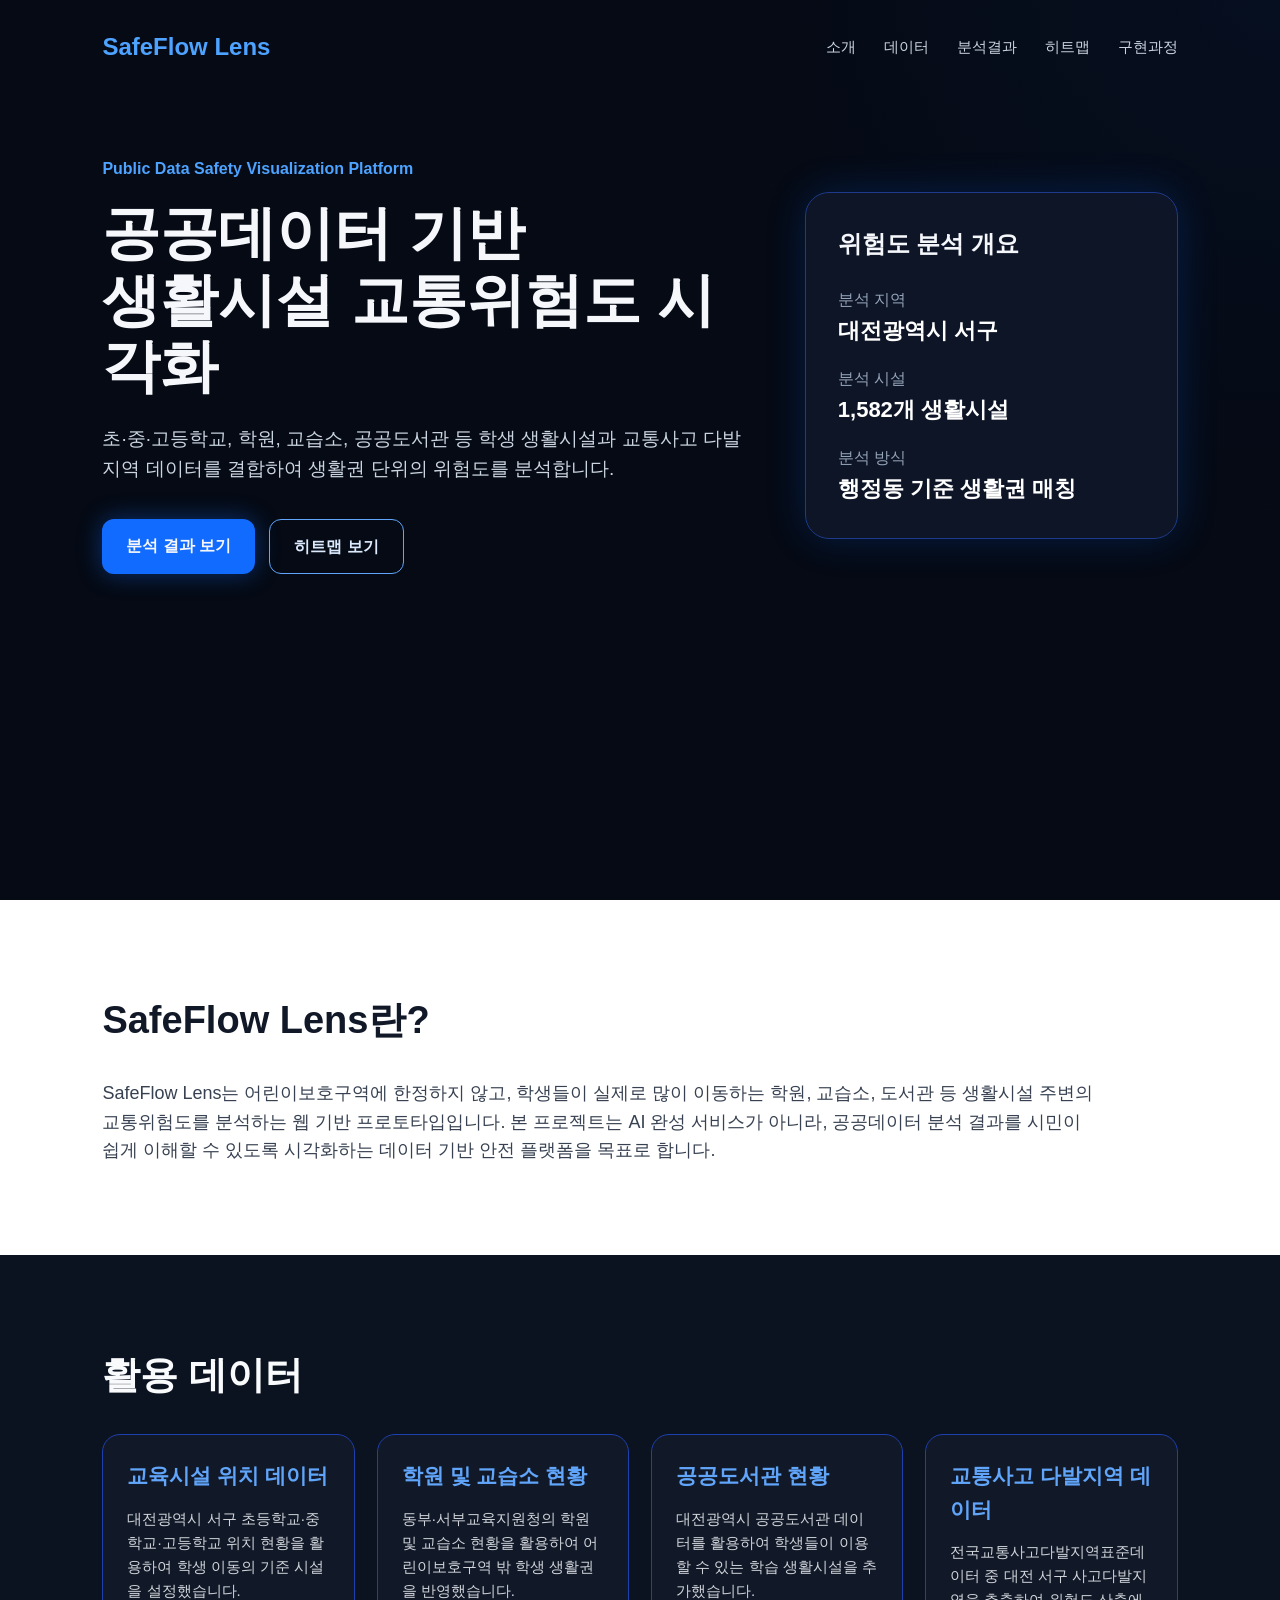
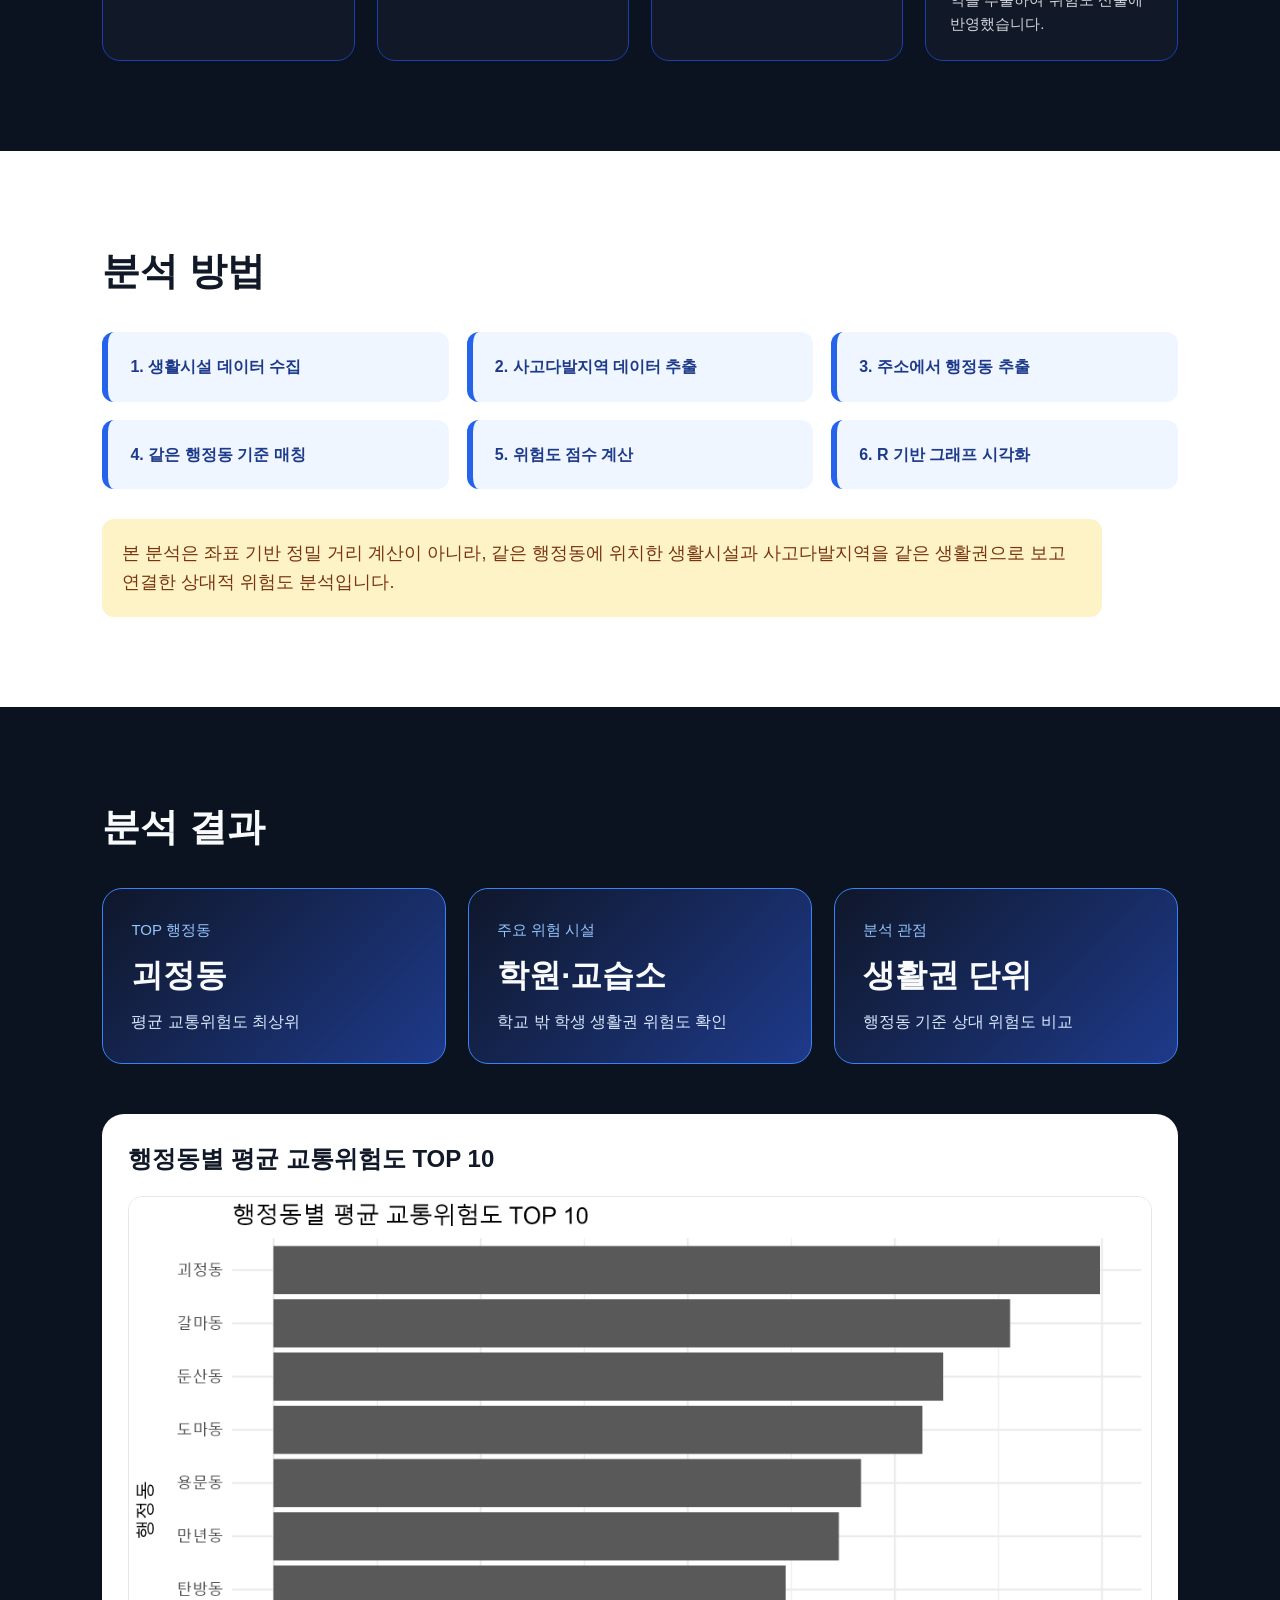
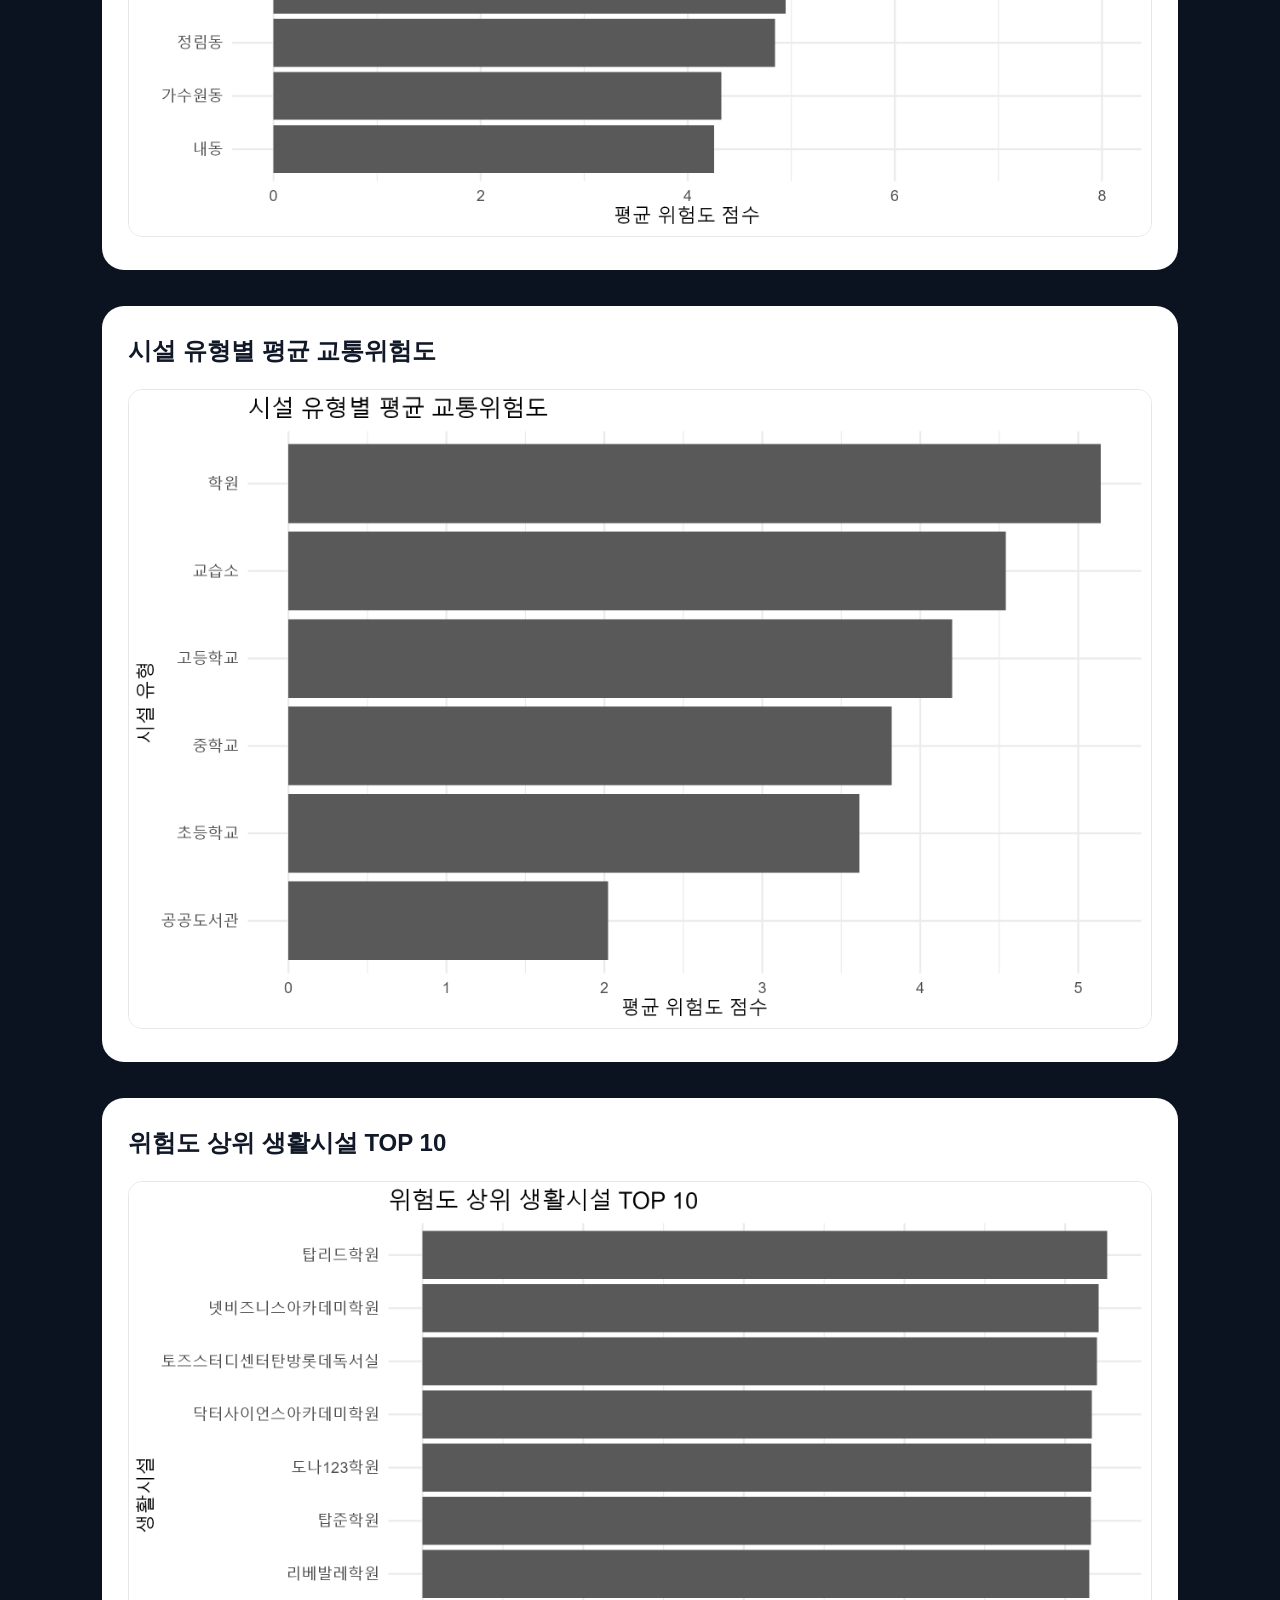
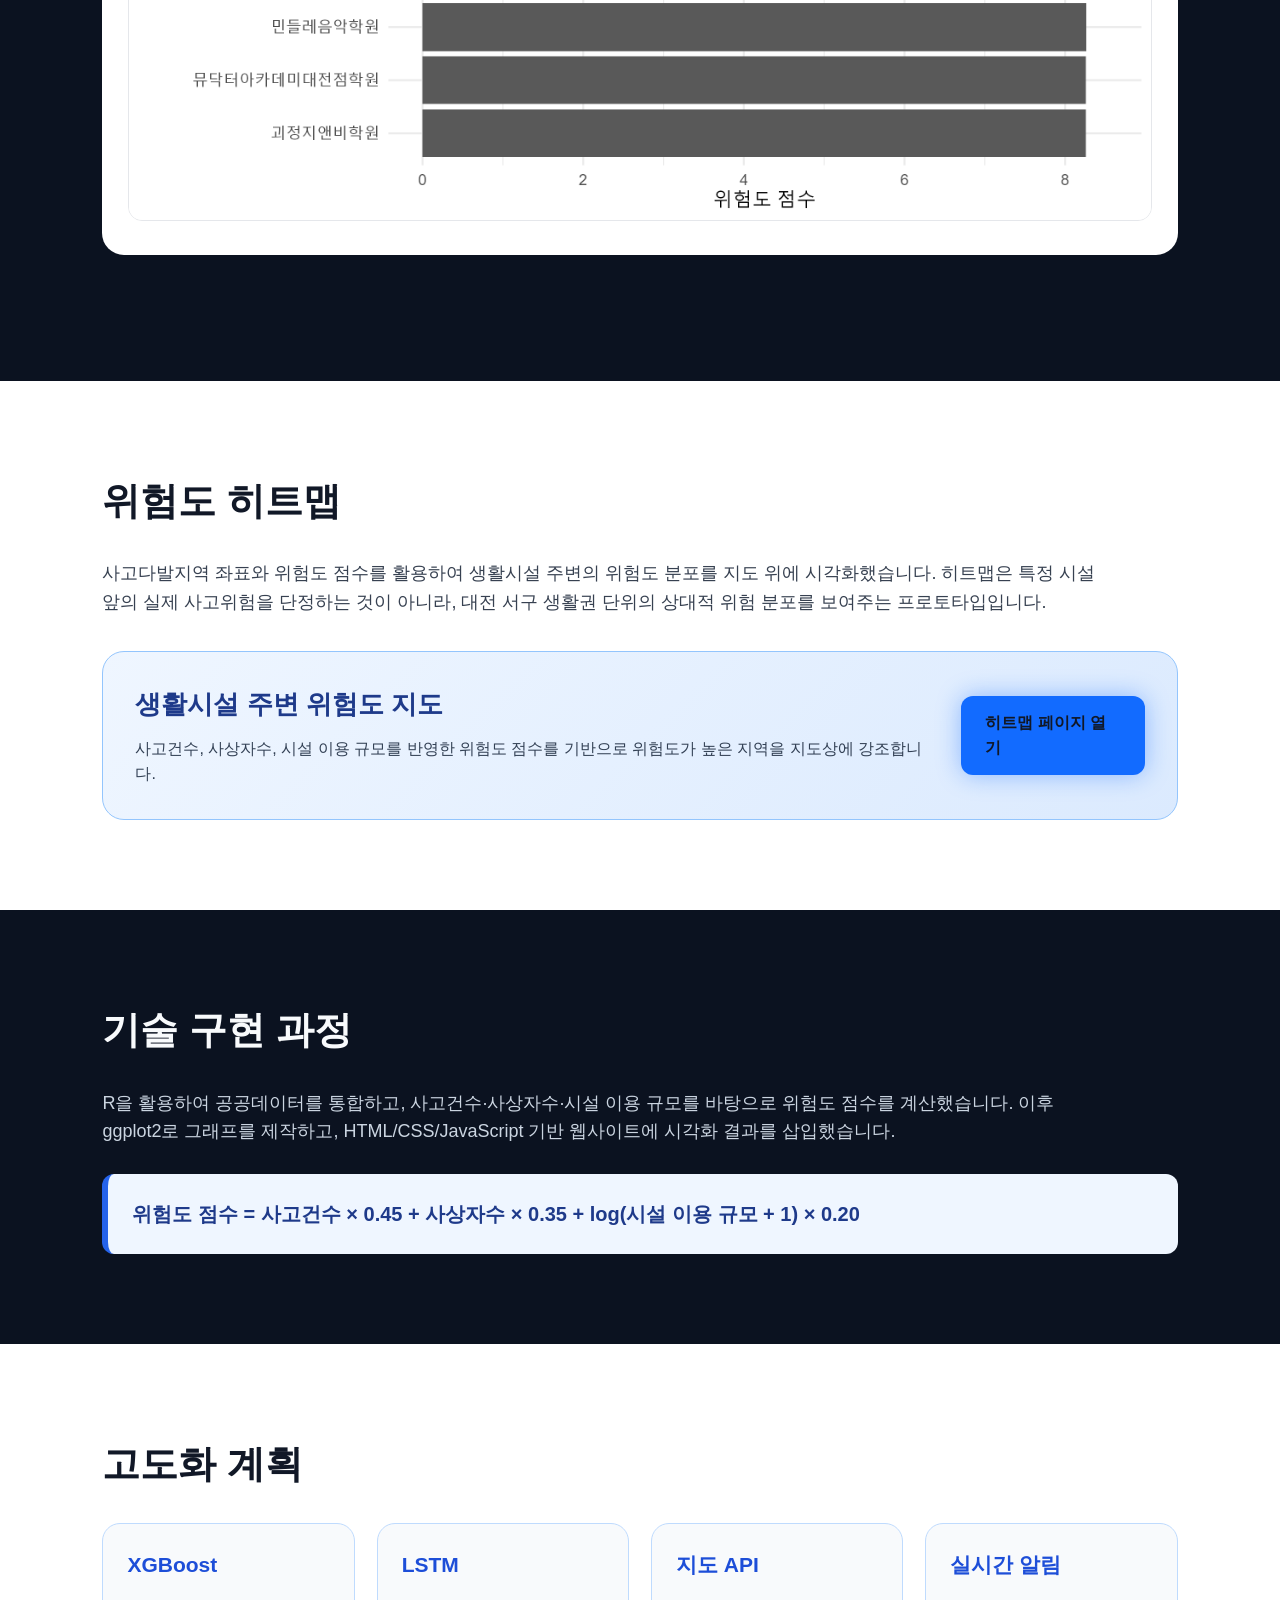
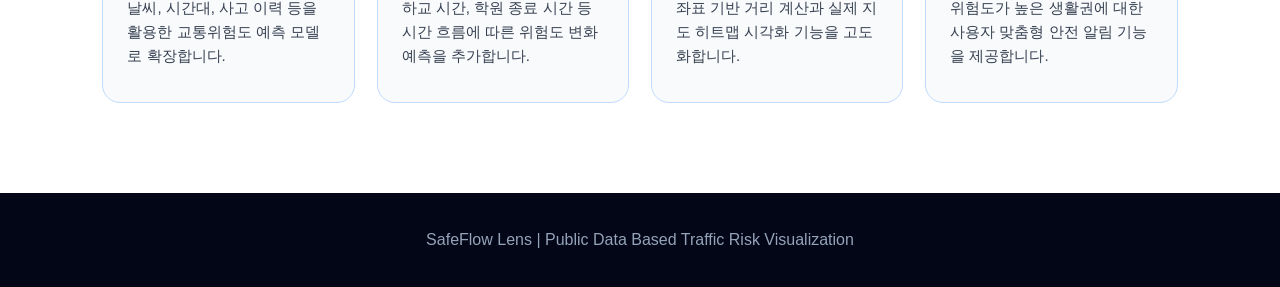
<file: SafeFlow Lens/index.html>
<!DOCTYPE html>
<html lang="ko">
<head>
  <meta charset="UTF-8" />
  <meta name="viewport" content="width=device-width, initial-scale=1.0" />
  <title>SafeFlow Lens</title>
  <link rel="stylesheet" href="style.css" />
</head>

<body>
  <header class="hero">
    <nav class="navbar">
      <div class="logo">SafeFlow Lens</div>

      <div class="nav-links">
        <a href="#about">소개</a>
        <a href="#data">데이터</a>
        <a href="#result">분석결과</a>
        <a href="heatmap.html">히트맵</a>
        <a href="#tech">구현과정</a>
      </div>
    </nav>

    <section class="hero-content">
      <div>
        <p class="tag">Public Data Safety Visualization Platform</p>
        <h1>공공데이터 기반<br />생활시설 교통위험도 시각화</h1>
        <p class="desc">
          초·중·고등학교, 학원, 교습소, 공공도서관 등 학생 생활시설과
          교통사고 다발지역 데이터를 결합하여 생활권 단위의 위험도를 분석합니다.
        </p>
        <div class="hero-buttons">
          <a href="#result" class="btn">분석 결과 보기</a>
          <a href="heatmap.html" class="btn secondary">히트맵 보기</a>
        </div>
      </div>

      <div class="hero-card">
        <h3>위험도 분석 개요</h3>

        <p>분석 지역</p>
        <strong>대전광역시 서구</strong>

        <p>분석 시설</p>
        <strong>1,582개 생활시설</strong>

        <p>분석 방식</p>
        <strong>행정동 기준 생활권 매칭</strong>
      </div>
    </section>
  </header>

  <main>
    <section id="about" class="section">
      <h2>SafeFlow Lens란?</h2>
      <p>
        SafeFlow Lens는 어린이보호구역에 한정하지 않고, 학생들이 실제로 많이 이동하는
        학원, 교습소, 도서관 등 생활시설 주변의 교통위험도를 분석하는 웹 기반 프로토타입입니다.
        본 프로젝트는 AI 완성 서비스가 아니라, 공공데이터 분석 결과를 시민이 쉽게 이해할 수 있도록
        시각화하는 데이터 기반 안전 플랫폼을 목표로 합니다.
      </p>
    </section>

    <section id="data" class="section dark">
      <h2>활용 데이터</h2>

      <div class="grid">
        <div class="card">
          <h3>교육시설 위치 데이터</h3>
          <p>
            대전광역시 서구 초등학교·중학교·고등학교 위치 현황을 활용하여
            학생 이동의 기준 시설을 설정했습니다.
          </p>
        </div>

        <div class="card">
          <h3>학원 및 교습소 현황</h3>
          <p>
            동부·서부교육지원청의 학원 및 교습소 현황을 활용하여
            어린이보호구역 밖 학생 생활권을 반영했습니다.
          </p>
        </div>

        <div class="card">
          <h3>공공도서관 현황</h3>
          <p>
            대전광역시 공공도서관 데이터를 활용하여 학생들이 이용할 수 있는
            학습 생활시설을 추가했습니다.
          </p>
        </div>

        <div class="card">
          <h3>교통사고 다발지역 데이터</h3>
          <p>
            전국교통사고다발지역표준데이터 중 대전 서구 사고다발지역을 추출하여
            위험도 산출에 반영했습니다.
          </p>
        </div>
      </div>
    </section>

    <section id="method" class="section">
      <h2>분석 방법</h2>

      <div class="process">
        <div>1. 생활시설 데이터 수집</div>
        <div>2. 사고다발지역 데이터 추출</div>
        <div>3. 주소에서 행정동 추출</div>
        <div>4. 같은 행정동 기준 매칭</div>
        <div>5. 위험도 점수 계산</div>
        <div>6. R 기반 그래프 시각화</div>
      </div>

      <p class="note">
        본 분석은 좌표 기반 정밀 거리 계산이 아니라, 같은 행정동에 위치한 생활시설과
        사고다발지역을 같은 생활권으로 보고 연결한 상대적 위험도 분석입니다.
      </p>
    </section>

    <section id="result" class="section dark">
      <h2>분석 결과</h2>

      <div class="result-summary">
        <div class="summary-box">
          <span>TOP 행정동</span>
          <strong>괴정동</strong>
          <p>평균 교통위험도 최상위</p>
        </div>

        <div class="summary-box">
          <span>주요 위험 시설</span>
          <strong>학원·교습소</strong>
          <p>학교 밖 학생 생활권 위험도 확인</p>
        </div>

        <div class="summary-box">
          <span>분석 관점</span>
          <strong>생활권 단위</strong>
          <p>행정동 기준 상대 위험도 비교</p>
        </div>
      </div>

      <div class="graph-box">
        <h3>행정동별 평균 교통위험도 TOP 10</h3>
        <img src="img/graph_dong_risk_top10.png" alt="행정동별 평균 교통위험도 TOP 10" />
      </div>

      <div class="graph-box">
        <h3>시설 유형별 평균 교통위험도</h3>
        <img src="img/graph_facility_type_risk.png" alt="시설 유형별 평균 교통위험도" />
      </div>

      <div class="graph-box">
        <h3>위험도 상위 생활시설 TOP 10</h3>
        <img src="img/graph_top10_facility.png" alt="위험도 상위 생활시설 TOP 10" />
      </div>
    </section>

    <section id="heatmap-preview" class="section">
      <h2>위험도 히트맵</h2>
      <p>
        사고다발지역 좌표와 위험도 점수를 활용하여 생활시설 주변의 위험도 분포를
        지도 위에 시각화했습니다. 히트맵은 특정 시설 앞의 실제 사고위험을 단정하는 것이 아니라,
        대전 서구 생활권 단위의 상대적 위험 분포를 보여주는 프로토타입입니다.
      </p>

      <div class="heatmap-preview-box">
        <div>
          <h3>생활시설 주변 위험도 지도</h3>
          <p>
            사고건수, 사상자수, 시설 이용 규모를 반영한 위험도 점수를 기반으로
            위험도가 높은 지역을 지도상에 강조합니다.
          </p>
        </div>
        <a href="heatmap.html" class="btn">히트맵 페이지 열기</a>
      </div>
    </section>

    <section id="tech" class="section dark">
      <h2>기술 구현 과정</h2>
      <p>
        R을 활용하여 공공데이터를 통합하고, 사고건수·사상자수·시설 이용 규모를 바탕으로
        위험도 점수를 계산했습니다. 이후 ggplot2로 그래프를 제작하고,
        HTML/CSS/JavaScript 기반 웹사이트에 시각화 결과를 삽입했습니다.
      </p>

      <div class="formula">
        위험도 점수 = 사고건수 × 0.45 + 사상자수 × 0.35 + log(시설 이용 규모 + 1) × 0.20
      </div>
    </section>

    <section class="section">
      <h2>고도화 계획</h2>

      <div class="grid light-grid">
        <div class="card light-card">
          <h3>XGBoost</h3>
          <p>
            날씨, 시간대, 사고 이력 등을 활용한 교통위험도 예측 모델로 확장합니다.
          </p>
        </div>

        <div class="card light-card">
          <h3>LSTM</h3>
          <p>
            하교 시간, 학원 종료 시간 등 시간 흐름에 따른 위험도 변화 예측을 추가합니다.
          </p>
        </div>

        <div class="card light-card">
          <h3>지도 API</h3>
          <p>
            좌표 기반 거리 계산과 실제 지도 히트맵 시각화 기능을 고도화합니다.
          </p>
        </div>

        <div class="card light-card">
          <h3>실시간 알림</h3>
          <p>
            위험도가 높은 생활권에 대한 사용자 맞춤형 안전 알림 기능을 제공합니다.
          </p>
        </div>
      </div>
    </section>
  </main>

  <footer>
    <p>SafeFlow Lens | Public Data Based Traffic Risk Visualization</p>
  </footer>

  <script src="script.js"></script>
</body>
</html>
</file>
<file: SafeFlow Lens/style.css>
* {
  margin: 0;
  padding: 0;
  box-sizing: border-box;
}

body {
  font-family: "Pretendard", "Noto Sans KR", Arial, sans-serif;
  background: #070b14;
  color: #f5f7fb;
  line-height: 1.6;
}

a {
  color: inherit;
  text-decoration: none;
}

.hero {
  min-height: 100vh;
  background:
    linear-gradient(rgba(5, 10, 20, 0.85), rgba(5, 10, 20, 0.95)),
    radial-gradient(circle at top right, #0b62ff55, transparent 35%);
  padding: 28px 8%;
}

.navbar {
  display: flex;
  justify-content: space-between;
  align-items: center;
  margin-bottom: 90px;
}

.logo {
  font-size: 24px;
  font-weight: 800;
  color: #4da3ff;
}

.nav-links {
  display: flex;
  gap: 28px;
  font-size: 15px;
  color: #cbd5e1;
}

.nav-links a:hover {
  color: #4da3ff;
}

.hero-content {
  display: grid;
  grid-template-columns: 1.4fr 0.8fr;
  gap: 50px;
  align-items: center;
}

.tag {
  color: #4da3ff;
  font-weight: 700;
  margin-bottom: 18px;
}

h1 {
  font-size: 58px;
  line-height: 1.15;
  margin-bottom: 24px;
}

.desc {
  font-size: 19px;
  color: #cbd5e1;
  max-width: 760px;
  margin-bottom: 34px;
}

.btn {
  display: inline-block;
  background: #126bff;
  padding: 14px 24px;
  border-radius: 12px;
  font-weight: 700;
  box-shadow: 0 0 25px #126bff66;
}

.hero-card {
  background: rgba(15, 23, 42, 0.9);
  border: 1px solid #1e3a8a;
  border-radius: 24px;
  padding: 32px;
  box-shadow: 0 0 40px #0b62ff33;
}

.hero-card h3 {
  font-size: 24px;
  margin-bottom: 24px;
}

.hero-card p {
  color: #94a3b8;
  margin-top: 18px;
}

.hero-card strong {
  display: block;
  font-size: 22px;
  color: #ffffff;
}

.section {
  padding: 90px 8%;
  background: #ffffff;
  color: #111827;
}

.section.dark {
  background: #0b1220;
  color: #f8fafc;
}

.section h2 {
  font-size: 38px;
  margin-bottom: 28px;
}

.section > p {
  font-size: 18px;
  max-width: 1000px;
  color: #374151;
}

.section.dark > p {
  color: #cbd5e1;
}

.grid {
  display: grid;
  grid-template-columns: repeat(4, 1fr);
  gap: 22px;
  margin-top: 28px;
}

.card {
  background: #111827;
  border: 1px solid #1e40af;
  border-radius: 18px;
  padding: 24px;
  min-height: 180px;
}

.card h3 {
  color: #60a5fa;
  margin-bottom: 14px;
  font-size: 21px;
}

.card p {
  color: #d1d5db;
  font-size: 15px;
}

.process {
  display: grid;
  grid-template-columns: repeat(3, 1fr);
  gap: 18px;
  margin: 30px 0;
}

.process div {
  background: #eff6ff;
  border-left: 6px solid #2563eb;
  color: #1e3a8a;
  padding: 22px;
  border-radius: 12px;
  font-weight: 700;
}

.note {
  background: #fef3c7;
  color: #78350f !important;
  padding: 20px;
  border-radius: 12px;
  margin-top: 24px;
}

.result-summary {
  display: grid;
  grid-template-columns: repeat(3, 1fr);
  gap: 22px;
  margin: 30px 0 50px;
}

.summary-box {
  background: linear-gradient(135deg, #0f172a, #1e3a8a);
  border: 1px solid #3b82f6;
  border-radius: 20px;
  padding: 28px;
}

.summary-box span {
  color: #93c5fd;
  font-size: 15px;
}

.summary-box strong {
  display: block;
  font-size: 32px;
  margin: 8px 0;
}

.summary-box p {
  color: #dbeafe;
}

.graph-box {
  background: #ffffff;
  color: #111827;
  border-radius: 22px;
  padding: 26px;
  margin-bottom: 36px;
}

.graph-box h3 {
  font-size: 24px;
  margin-bottom: 18px;
}

.graph-box img {
  width: 100%;
  border-radius: 14px;
  border: 1px solid #e5e7eb;
}

.formula {
  margin-top: 28px;
  padding: 24px;
  background: #eff6ff;
  border-left: 6px solid #2563eb;
  border-radius: 12px;
  font-size: 20px;
  font-weight: 700;
  color: #1e3a8a;
}

footer {
  text-align: center;
  padding: 34px;
  background: #020617;
  color: #94a3b8;
}

@media (max-width: 900px) {
  .hero-content,
  .grid,
  .process,
  .result-summary {
    grid-template-columns: 1fr;
  }

  h1 {
    font-size: 42px;
  }

  .nav-links {
    display: none;
  }
}
.hidden {
  opacity: 0;
  transform: translateY(30px);
  transition: all 0.8s ease;
}

.show {
  opacity: 1;
  transform: translateY(0);
}
.hero-buttons {
  display: flex;
  gap: 14px;
  flex-wrap: wrap;
}

.btn.secondary {
  background: transparent;
  border: 1px solid #60a5fa;
  color: #dbeafe;
  box-shadow: none;
}

.heatmap-preview-box {
  margin-top: 34px;
  padding: 32px;
  border-radius: 22px;
  background: linear-gradient(135deg, #eff6ff, #dbeafe);
  border: 1px solid #93c5fd;
  display: flex;
  justify-content: space-between;
  align-items: center;
  gap: 28px;
}

.heatmap-preview-box h3 {
  font-size: 26px;
  color: #1e3a8a;
  margin-bottom: 10px;
}

.heatmap-preview-box p {
  color: #334155;
}

.light-grid .light-card {
  background: #f8fafc;
  border: 1px solid #bfdbfe;
}

.light-grid .light-card h3 {
  color: #1d4ed8;
}

.light-grid .light-card p {
  color: #374151;
}

@media (max-width: 900px) {
  .heatmap-preview-box {
    flex-direction: column;
    align-items: flex-start;
  }
}
</file>
